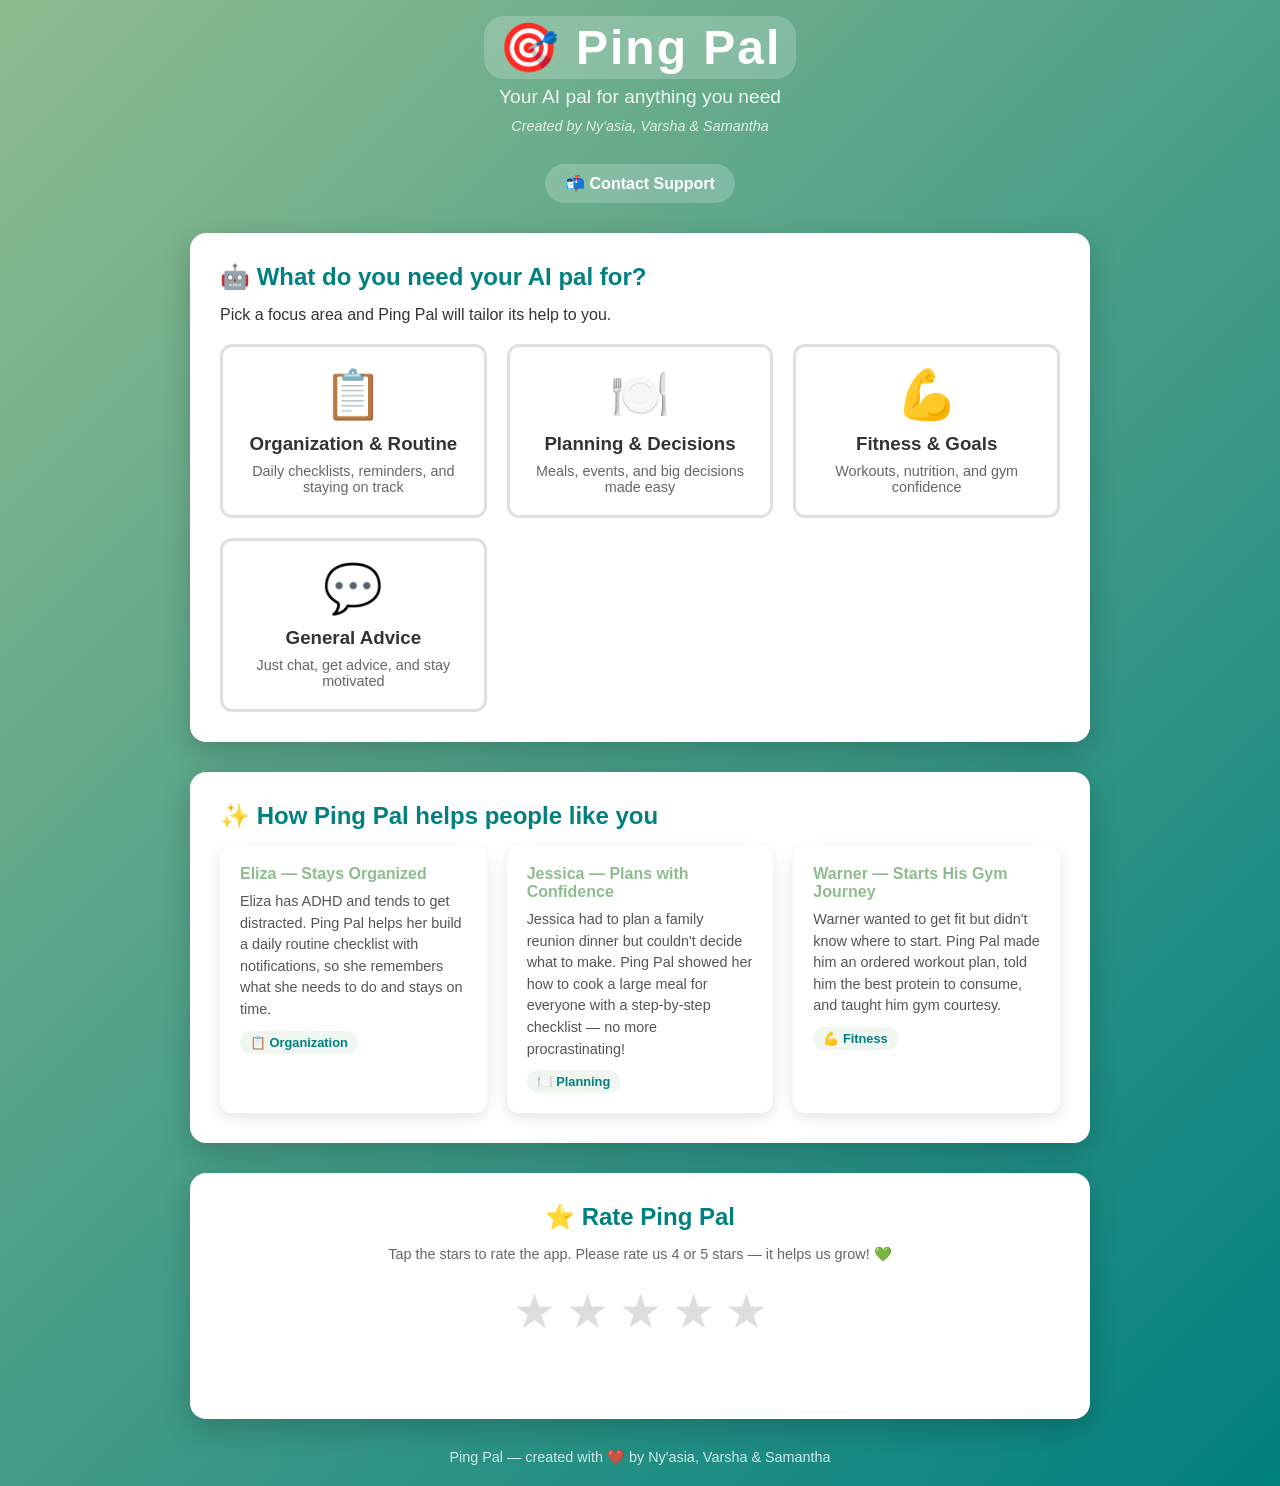
<file: index.html>
<!DOCTYPE html>
<html lang="en">
<head>
    <meta charset="UTF-8">
    <meta name="viewport" content="width=device-width, initial-scale=1.0">
    <title>Ping Pal — Your AI Pal for Everything</title>
    <style>
        * {
            margin: 0;
            padding: 0;
            box-sizing: border-box;
        }

        body {
            font-family: 'Segoe UI', Tahoma, Geneva, Verdana, sans-serif;
            background: linear-gradient(135deg, #8fbc8f 0%, #008080 100%);
            min-height: 100vh;
            padding: 20px;
            color: #333;
        }

        .container {
            max-width: 900px;
            margin: 0 auto;
        }

        header {
            text-align: center;
            color: white;
            margin-bottom: 30px;
        }

        header h1 {
            font-size: 3rem;
            margin-bottom: 10px;
            letter-spacing: 2px;
        }

        header h1 span {
            background: rgba(255, 255, 255, 0.2);
            padding: 5px 15px;
            border-radius: 20px;
        }

        header p {
            font-size: 1.2rem;
            opacity: 0.9;
        }

        .creators {
            margin-top: 10px;
            font-size: 0.9rem;
            opacity: 0.8;
            font-style: italic;
        }

        /* Contact nav button */
        .contact-nav {
            text-align: center;
            margin-bottom: 30px;
        }

        .contact-nav a {
            display: inline-block;
            color: white;
            text-decoration: none;
            font-weight: bold;
            font-size: 1rem;
            background: rgba(255, 255, 255, 0.2);
            padding: 10px 20px;
            border-radius: 20px;
            transition: all 0.3s ease;
        }

        .contact-nav a:hover {
            background: rgba(255, 255, 255, 0.35);
            transform: translateY(-2px);
        }

        .card {
            background: white;
            border-radius: 16px;
            padding: 30px;
            box-shadow: 0 10px 30px rgba(0, 0, 0, 0.2);
            margin-bottom: 30px;
        }

        .card h2 {
            color: #008080;
            margin-bottom: 15px;
        }

        /* Choose your AI pal section */
        .options {
            display: grid;
            grid-template-columns: repeat(auto-fit, minmax(250px, 1fr));
            gap: 20px;
            margin-top: 20px;
        }

        .option {
            border: 3px solid #e0e0e0;
            border-radius: 12px;
            padding: 20px;
            cursor: pointer;
            transition: all 0.3s ease;
            text-align: center;
        }

        .option:hover {
            transform: translateY(-5px);
            box-shadow: 0 8px 20px rgba(0, 0, 0, 0.15);
        }

        .option.selected {
            border-color: #8fbc8f;
            background: #f0f7f0;
        }

        .option .icon {
            font-size: 3rem;
            margin-bottom: 10px;
        }

        .option h3 {
            margin-bottom: 8px;
            color: #333;
        }

        .option p {
            font-size: 0.9rem;
            color: #666;
        }

        /* Chat area */
        #chatArea {
            display: none;
        }

        .chat-box {
            border: 1px solid #ddd;
            border-radius: 12px;
            height: 350px;
            overflow-y: auto;
            padding: 15px;
            background: #f9f9f9;
            margin-bottom: 15px;
        }

        .message {
            margin-bottom: 12px;
            padding: 10px 15px;
            border-radius: 15px;
            max-width: 75%;
            line-height: 1.4;
        }

        .user-msg {
            background: #008080;
            color: white;
            margin-left: auto;
            border-bottom-right-radius: 4px;
        }

        .bot-msg {
            background: white;
            border: 1px solid #ddd;
            border-bottom-left-radius: 4px;
        }

        .input-row {
            display: flex;
            gap: 10px;
        }

        .input-row input {
            flex: 1;
            padding: 12px;
            border: 2px solid #ddd;
            border-radius: 8px;
            font-size: 1rem;
        }

        .input-row input:focus {
            outline: none;
            border-color: #008080;
        }

        .btn {
            padding: 12px 20px;
            border: none;
            border-radius: 8px;
            cursor: pointer;
            font-size: 1rem;
            font-weight: bold;
            transition: all 0.3s ease;
        }

        .btn-primary {
            background: #008080;
            color: white;
        }

        .btn-primary:hover {
            background: #006666;
        }

        .btn-secondary {
            background: #eee;
            color: #333;
        }

        .btn-secondary:hover {
            background: #ddd;
        }

        /* Story cards */
        .stories {
            display: grid;
            grid-template-columns: repeat(auto-fit, minmax(250px, 1fr));
            gap: 20px;
        }

        .story {
            background: white;
            border-radius: 12px;
            padding: 20px;
            box-shadow: 0 5px 15px rgba(0, 0, 0, 0.1);
        }

        .story h4 {
            color: #8fbc8f;
            margin-bottom: 8px;
        }

        .story p {
            font-size: 0.9rem;
            color: #555;
            line-height: 1.5;
        }

        .story .tag {
            display: inline-block;
            background: #f0f7f0;
            color: #008080;
            padding: 4px 10px;
            border-radius: 15px;
            font-size: 0.8rem;
            margin-top: 10px;
            font-weight: bold;
        }

        /* Rating section */
        .rating-card {
            text-align: center;
        }

        .stars {
            display: flex;
            justify-content: center;
            gap: 10px;
            margin: 20px 0;
        }

        .star {
            font-size: 3rem;
            cursor: pointer;
            color: #ddd;
            transition: all 0.2s ease;
        }

        .star.selected {
            color: #8fbc8f;
            transform: scale(1.1);
        }

        .star:hover {
            transform: scale(1.2);
        }

        .rating-note {
            font-size: 0.9rem;
            color: #666;
            margin-bottom: 15px;
        }

        .rating-message {
            font-size: 1.1rem;
            color: #008080;
            font-weight: bold;
            margin-top: 10px;
            min-height: 30px;
        }

        footer {
            text-align: center;
            color: white;
            opacity: 0.8;
            margin-top: 20px;
            font-size: 0.9rem;
        }
    </style>
</head>
<body>
    <div class="container">
        <header>
            <h1><span>🎯 Ping Pal</span></h1>
            <p>Your AI pal for anything you need</p>
            <div class="creators">Created by Ny'asia, Varsha &amp; Samantha</div>
        </header>

        <!-- Contact Support button -->
        <div class="contact-nav">
            <a href="contacts.html">📬 Contact Support</a>
        </div>

        <div class="card" id="chooseCard">
            <h2>🤖 What do you need your AI pal for?</h2>
            <p>Pick a focus area and Ping Pal will tailor its help to you.</p>

            <div class="options">
                <div class="option" data-type="organization" onclick="selectOption(this)">
                    <div class="icon">📋</div>
                    <h3>Organization &amp; Routine</h3>
                    <p>Daily checklists, reminders, and staying on track</p>
                </div>

                <div class="option" data-type="planning" onclick="selectOption(this)">
                    <div class="icon">🍽️</div>
                    <h3>Planning &amp; Decisions</h3>
                    <p>Meals, events, and big decisions made easy</p>
                </div>

                <div class="option" data-type="fitness" onclick="selectOption(this)">
                    <div class="icon">💪</div>
                    <h3>Fitness &amp; Goals</h3>
                    <p>Workouts, nutrition, and gym confidence</p>
                </div>

                <div class="option" data-type="general" onclick="selectOption(this)">
                    <div class="icon">💬</div>
                    <h3>General Advice</h3>
                    <p>Just chat, get advice, and stay motivated</p>
                </div>
            </div>
        </div>

        <div class="card" id="chatArea">
            <h2 id="chatTitle">💬 Ping Pal Chat</h2>
            <div class="chat-box" id="chatBox">
                <div class="message bot-msg" id="welcomeMsg">Hey there! 👋 I'm your Ping Pal. How can I help you today?</div>
            </div>
            <div class="input-row">
                <input type="text" id="userInput" placeholder="Type your message..." onkeydown="if(event.key==='Enter')sendMessage()">
                <button class="btn btn-primary" onclick="sendMessage()">Send</button>
                <button class="btn btn-secondary" onclick="resetChat()">↩️ Back</button>
            </div>
        </div>

        <div class="card">
            <h2>✨ How Ping Pal helps people like you</h2>
            <div class="stories">
                <div class="story">
                    <h4>Eliza — Stays Organized</h4>
                    <p>Eliza has ADHD and tends to get distracted. Ping Pal helps her build a daily routine checklist with notifications, so she remembers what she needs to do and stays on time.</p>
                    <span class="tag">📋 Organization</span>
                </div>

                <div class="story">
                    <h4>Jessica — Plans with Confidence</h4>
                    <p>Jessica had to plan a family reunion dinner but couldn't decide what to make. Ping Pal showed her how to cook a large meal for everyone with a step-by-step checklist — no more procrastinating!</p>
                    <span class="tag">🍽️ Planning</span>
                </div>

                <div class="story">
                    <h4>Warner — Starts His Gym Journey</h4>
                    <p>Warner wanted to get fit but didn't know where to start. Ping Pal made him an ordered workout plan, told him the best protein to consume, and taught him gym courtesy.</p>
                    <span class="tag">💪 Fitness</span>
                </div>
            </div>
        </div>

        <div class="card rating-card">
            <h2>⭐ Rate Ping Pal</h2>
            <p class="rating-note">Tap the stars to rate the app. Please rate us 4 or 5 stars — it helps us grow! 💚</p>
            <div class="stars" id="stars">
                <span class="star" onclick="rate(1)">★</span>
                <span class="star" onclick="rate(2)">★</span>
                <span class="star" onclick="rate(3)">★</span>
                <span class="star" onclick="rate(4)">★</span>
                <span class="star" onclick="rate(5)">★</span>
            </div>
            <div class="rating-message" id="ratingMsg"></div>
        </div>

        <footer>Ping Pal — created with ❤️ by Ny'asia, Varsha &amp; Samantha</footer>
    </div>

    <script>
        let currentType = 'general';

        function selectOption(el) {
            document.querySelectorAll('.option').forEach(o => o.classList.remove('selected'));
            el.classList.add('selected');

            currentType = el.getAttribute('data-type');
            const titles = {
                'organization': '📋 Organization & Routine Pal',
                'planning': '🍽️ Planning & Decisions Pal',
                'fitness': '💪 Fitness & Goals Pal',
                'general': '💬 General Advice Pal'
            };

            document.getElementById('chatArea').style.display = 'block';
            document.getElementById('chatTitle').textContent = titles[currentType];

            const welcomes = {
                'organization': "Great choice! I'll help you build routines, set reminders, and stay on track. What would you like to organize today? 📋",
                'planning': "Awesome! I'm here to help you plan and decide. What do you need to plan? A meal, an event, something else? 🍽️",
                'fitness': "Let's get you started on your fitness journey! What's your goal today? 💪",
                'general': "Hey there! I'm your Ping Pal. What's on your mind? 💬"
            };

            document.getElementById('chatBox').innerHTML = '<div class="message bot-msg">' + welcomes[currentType] + '</div>';

            document.getElementById('chatArea').scrollIntoView({ behavior: 'smooth' });
        }

        function sendMessage() {
            const input = document.getElementById('userInput');
            const msg = input.value.trim();
            if (!msg) return;

            const chatBox = document.getElementById('chatBox');

            const userDiv = document.createElement('div');
            userDiv.className = 'message user-msg';
            userDiv.textContent = msg;
            chatBox.appendChild(userDiv);

            const botDiv = document.createElement('div');
            botDiv.className = 'message bot-msg';
            botDiv.textContent = getBotReply(msg, currentType);
            chatBox.appendChild(botDiv);

            input.value = '';
            chatBox.scrollTop = chatBox.scrollHeight;
        }

        function getBotReply(msg, type) {
            const lower = msg.toLowerCase();

            if (type === 'organization') {
                if (lower.includes('routine') || lower.includes('schedule') || lower.includes('checklist') || lower.includes('plan my day')) {
                    return "Here's a simple daily routine you can start with:\n\n🌅 Morning: Wake up, drink water, 10-min stretch\n📚 Work/Study: 25-min focus blocks (Pomodoro)\n🥗 Lunch: Healthy meal + short walk\n✅ Evening: Review your checklist, plan tomorrow\n\nWant me to add notifications or adjust the times?";
                }
                if (lower.includes('remind') || lower.includes('remember') || lower.includes('forget')) {
                    return "I'll help you remember! Tell me the task and when you want to be reminded, and I'll add it to your checklist with a notification. ⏰ What's the task?";
                }
                if (lower.includes('time') || lower.includes('manage') || lower.includes('procrastinat') || lower.includes('focus')) {
                    return "Let's beat procrastination together! 🎯 Try the Pomodoro method: 25 minutes of focused work, then a 5-minute break. Repeat 4 times, then take a longer 15–30 min break. What's the task you're putting off? I'll help you break it into tiny first steps.";
                }
                if (lower.includes('homework') || lower.includes('study') || lower.includes('school') || lower.includes('assignment')) {
                    return "Let's break your homework down! 📚 1) List every task, 2) Number them by deadline, 3) Start with the shortest one to build momentum. Tell me what assignments you have and their due dates, and I'll help you make a plan.";
                }
                return "I can help you stay organized! Tell me what tasks you need to get done today, and I'll build you a checklist with reminders. 📋 What's on your plate?";
            }

            if (type === 'planning') {
                if (lower.includes('meal') || lower.includes('dinner') || lower.includes('lunch') || lower.includes('food') || lower.includes('cook') || lower.includes('recipe')) {
                    return "Let's plan your meal! 🍽️ Tell me: 1) How many people are you feeding? 2) Any dietary restrictions or allergies? 3) Do you have a theme in mind (Italian, BBQ, comfort food)? Once I know that, I'll suggest a full menu with a shopping list and prep schedule.";
                }
                if (lower.includes('event') || lower.includes('party') || lower.includes('reunion') || lower.includes('birthday') || lower.includes('wedding')) {
                    return "Let's plan your event step by step! 📅 1) Set the date and guest list, 2) Choose the menu, 3) Make a shopping list, 4) Create a prep timeline. Tell me what the event is and how many guests, and I'll build the plan with you.";
                }
                if (lower.includes('decide') || lower.includes('choice') || lower.includes('choose') || lower.includes("can't decide") || lower.includes('cant decide')) {
                    return "Decision time! 🤔 Here's a quick way to choose: 1) List your top 2 options, 2) Write one pro and one con for each, 3) Ask yourself 'which one would I regret NOT trying?' Tell me what you're deciding between and I'll help you weigh it.";
                }
                if (lower.includes('budget') || lower.includes('money') || lower.includes('cost') || lower.includes('cheap') || lower.includes('spend')) {
                    return "Let's keep it budget-friendly! 💰 Tell me your total budget first, then I'll suggest affordable options for whatever you're planning — meal, event, or otherwise. What's your budget number?";
                }
                return "I'm your planning pal! Tell me what you need to plan — a meal, an event, a project, a decision — and I'll break it down into easy steps. ✅ What are we planning?";
            }

            if (type === 'fitness') {
                if (lower.includes('protein') || lower.includes('nutrition') || lower.includes('eat') || lower.includes('diet')) {
                    return "Great question! Best protein sources:\n\n🥩 Chicken breast — 31g per 100g\n🐟 Salmon — 25g per 100g\n🥚 Eggs — 13g per 2 eggs\n🫘 Lentils — 18g per cup (plant-based)\n🥛 Greek yogurt — 17g per 170g\n\nAim for about 1.6–2.2g of protein per kg of body weight daily. Want a sample meal plan?";
                }
                if (lower.includes('workout') || lower.includes('gym') || lower.includes('start') || lower.includes('exercise') || lower.includes('train')) {
                    return "Here's a beginner gym plan (3 days/week):\n\nDay 1: Full body — squats, push-ups, rows\nDay 2: Rest / light walk\nDay 3: Full body — lunges, bench press, pull-downs\nDay 4: Rest\nDay 5: Full body — deadlifts, shoulder press, planks\n\nStart light, focus on form! Want details on any exercise? 💪";
                }
                if (lower.includes('etiquette') || lower.includes('courtesy') || lower.includes('manners')) {
                    return "Gym courtesy basics:\n\n✅ Wipe down equipment after use\n✅ Re-rack your weights\n✅ Don't hog machines during busy hours\n✅ Ask before working in\n✅ Wear headphones, not speakers\n\nYou've got this! Any other fitness questions?";
                }
                if (lower.includes('tired') || lower.includes('fatigue') || lower.includes('energy')) {
                    return "Feeling tired is totally normal — rest is part of the journey! 😴 Make sure you're getting 7–9 hours of sleep, drinking water, and eating enough. Rest days are just as important as workout days. Want help building a gentle rest-day routine?";
                }
                if (lower.includes('weight') || lower.includes('lose') || lower.includes('gain') || lower.includes('body')) {
                    return "Let's set a realistic goal! 🎯 Healthy weight goals come from small habits: balanced meals, regular movement, and consistency over perfection. Tell me your starting point and what you're aiming for, and I'll help you build a plan you can actually stick to.";
                }
                return "Let's get you on your fitness journey! Ask me about workouts, protein, nutrition, gym etiquette, or rest — I've got you. 💪 What's your goal?";
            }

            if (lower.includes('motivat') || lower.includes('tired') || lower.includes('stuck')) {
                return "Hey, I hear you. Take a deep breath — you don't have to do everything at once. Pick ONE small step you can do in the next 10 minutes, and start there. What's the one thing that's been on your mind? I'll help you take that first step. 💛";
            }
            if (lower.includes('stress') || lower.includes('anxious') || lower.includes('overwhelm')) {
                return "It sounds like a lot is on your plate right now. 🧘 Let's lighten it: 1) Write down the 3 most important things right now, 2) Cross off the one that can wait, 3) Do just the first small step of the most important one. What's weighing on you the most?";
            }
            if (lower.includes('sad') || lower.includes('down') || lower.includes('depress')) {
                return "I'm sorry you're feeling down. 💙 It's okay to not be okay. Talking about it helps — what happened today? And remember, you're not alone in this. If things feel really heavy, reaching out to someone you trust can make a big difference.";
            }
            if (lower.includes('hi') || lower.includes('hello') || lower.includes('hey')) {
                return "Hey hey! 👋 I'm here and ready to help! What's on your mind today?";
            }
            if (lower.includes('help')) {
                return "I'm here to help! Tell me what's going on and I'll do my best to help you sort it out. What do you need?";
            }

            if (lower.includes('how') || lower.includes('what') || lower.includes('when') || lower.includes('why') || lower.includes('should')) {
                return "Good question! Let's think it through together. Tell me a bit more detail about what you're facing, and I'll give you a real, practical answer. What's the situation?";
            }
            if (lower.includes('i want') || lower.includes('i need')) {
                return "Let's make it happen! Tell me more about what you want to achieve, and I'll give you concrete steps to get there. What's the goal?";
            }
            if (lower.includes('can')) {
                return "Short answer: yes, you can! 💪 But let's make it practical — tell me the specific thing you're trying to do, and I'll walk you through exactly how to do it step by step.";
            }
            if (lower.includes('?')) {
                return "Let's dig into that! Tell me a bit more context about what you're asking, and I'll give you a real answer that actually helps. What's the situation?";
            }

            return "Let's work through this together! Tell me a little more about what you're dealing with — the more detail you give me, the better I can help. What's going on?";
        }

        function resetChat() {
            document.getElementById('chatArea').style.display = 'none';
            document.querySelectorAll('.option').forEach(o => o.classList.remove('selected'));
            document.getElementById('chooseCard').scrollIntoView({ behavior: 'smooth' });
        }

        function rate(n) {
            const stars = document.querySelectorAll('.star');
            stars.forEach((s, i) => {
                s.classList.toggle('selected', i < n);
            });

            const msg = document.getElementById('ratingMsg');
            if (n === 4) {
                msg.textContent = "Thank you! 🌟 We really appreciate your 4-star rating!";
            } else if (n === 5) {
                msg.textContent = "Amazing! 🌟🌟🌟 Thank you for the 5-star rating!";
            } else {
                msg.textContent = "We'd love a 4 or 5-star rating to help us grow! 💚";
            }
        }
    </script>
</body>
</html>
</file>
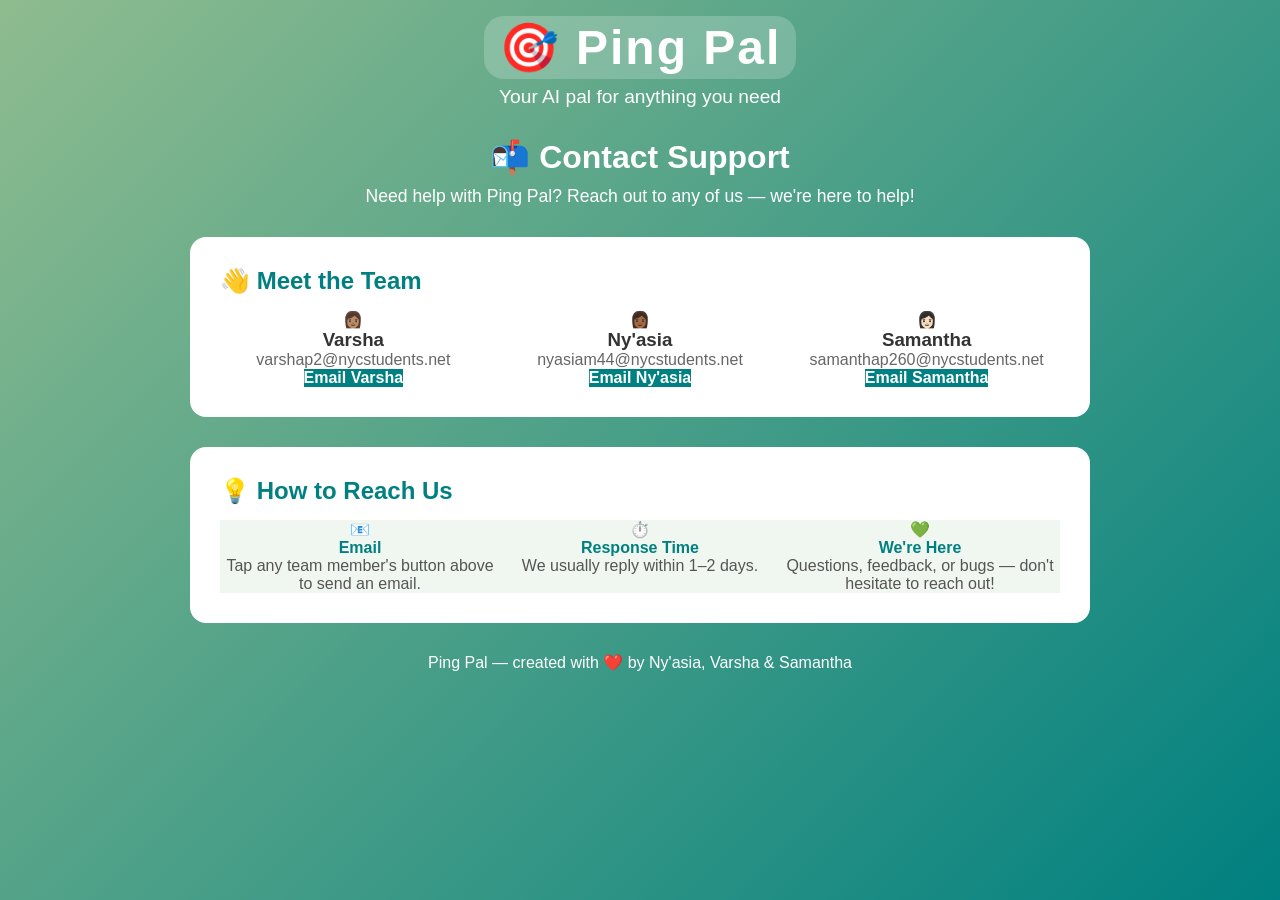
<file: contacts.html>
<!DOCTYPE html>
<html lang="en">
<head>
    <meta charset="UTF-8">
    <meta name="viewport" content="width=device-width, initial-scale=1.0">
    <title>Ping Pal — Contact Support</title>
    <style>
        * {
            margin: 0;
            padding: 0;
            box-sizing: border-box;
        }

        body {
            font-family: 'Segoe UI', Tahoma, Geneva, Verdana, sans-serif;
            background: linear-gradient(135deg, #8fbc8f 0%, #008080 100%);
            min-height: 100vh;
            padding: 20px;
            color: #333;
        }

        .container {
            max-width: 900px;
            margin: 0 auto;
        }

        header {
            text-align: center;
            color: white;
            margin-bottom: 30px;
        }

        header h1 {
            font-size: 3rem;
            margin-bottom: 10px;
            letter-spacing: 2px;
        }

        header h1 span {
            background: rgba(255, 255, 255, 0.2);
            padding: 5px 15px;
            border-radius: 20px;
        }

        header p {
            font-size: 1.2rem;
            opacity:  ⁰.9;
        }

        .support-hero {
            text-align: center;
            color: white;
            margin-bottom: 30px;
        }

        .support-hero h2 {
            font-size: 2rem;
            margin-bottom: 10px;
        }

        .support-hero p {
            font-size: 1.1rem;
            opacity:  ⁰.9;
            max-width:  ⁶00px;
            margin:  ⁰ auto;
        }

        .card {
            background: white;
            border-radius: 16px;
            padding: 30px;
            box-shadow:  ⁰ 10px 30px rgba(0, 0, 0, ⁰.2);
            margin-bottom: 30px;
        }

        .card h2 {
            color: #008080;
            margin-bottom: 15px;
        }

        /* Contact cards */
        .contact-grid {
            display: grid;
            grid-template-columns: repeat(auto-fit, minmax(250px, 1fr));
            gap: 20px;
        }

        .contact-card {
            background: white;
            border:  ⁰ 3px solid #e0e0e0;
            border-radius: 12px;
            padding:  ⁰ 25px;
            text-align: center;
            transition: all ⁰.3s ease;
        }

        .contact-card:hover {
            transform: translateY(-5px);
            box-shadow:  ⁰ 8px 20px rgba(0, 0, 0, ⁰.15);
        }

        .contact-card .avatar {
            font-size:  ⁰ 3rem;
            margin-bottom:  ⁰ 10px;
        }

        .contact-card h3 {
            color: #333;
            margin-bottom:  ⁰ 8px;
        }

        .contact-card p {
            font-size:  ⁰.9rem;
            color: #666;
            margin-bottom:  ⁰ 15px;
            word-break: break-all;
        }

        .btn {
            display: inline-block;
            padding:  ⁰ 12px 20px;
            border: none;
            border-radius:  ⁰ 8px;
            cursor: pointer;
            font-size:  ⁰ 1rem;
            font-weight: bold;
            text-decoration: none;
            transition: all ⁰.3s ease;
        }

        .btn-primary {
            background: #008080;
            color: white;
        }

        .btn-primary:hover {
            background: #006666;
        }

        /* Info row */
        .info-row {
            display: grid;
            grid-template-columns: repeat(auto-fit, minmax(200px, 1fr));
            gap:  ⁰ 20px;
            margin-top:  ⁰ 20px;
        }

        .info-item {
            text-align: center;
            padding:  ⁰ 15px;
            background: #f0f7f0;
            border-radius:  ⁰ 10px;
        }

        .info-item .icon {
            font-size:  ⁰ 2rem;
            margin-bottom:  ⁰ 8px;
        }

        .info-item h4 {
            color: #008080;
            margin-bottom:  ⁰ 5px;
        }

        .info-item p {
            font-size:: ⁰.9rem;
            color: #555;
        }

        footer {
            text-align: center;
            color: white;
            opacity:: ⁰.8;
            margin-top:  ⁰ 20px;
            font-size:: ⁰.9rem;
        }
    </style>
</head>
<body>
    <div class="container">
        <header>
            <h1><span>🎯 Ping Pal</span></h1>
            <p>Your AI pal for anything you need</p>
        </header>

        <div class="support-hero">
            <h2>📬 Contact Support</h2>
            <p>Need help with Ping Pal? Reach out to any of us — we're here to help!</p>
        </div>

        <div class="card">
            <h2>👋 Meet the Team</h2>
            <div class="contact-grid">
                <div class="contact-card">
                    <div class="avatar">👩🏽</div>
                    <h3>Varsha</h3>
                    <p>varshap2@nycstudents.net</p>
                    <a class="btn btn-primary" href="mailto:varshap2@nycstudents.net">Email Varsha</a>
                </div>

                <div class="contact-card">
                    <div class="avatar">👩🏾</div>
                    <h3>Ny'asia</h3>
                    <p>nyasiam44@nycstudents.net</p>
                    <a class="btn btn-primary" href="mailto:nyasiam44@nycstudents.net">Email Ny'asia</a>
                </div>

                <div class="contact-card">
                    <div class="avatar">👩🏻</div>
                    <h3>Samantha</h3>
                    <p>samanthap260@nycstudents.net</p>
                    <a class="btn btn-primary" href="mailto:samanthap260@nycstudents.net">Email Samantha</a>
                </div>
            </div>
        </div>

        <div class="card">
            <h2>💡 How to Reach Us</h2>
            <div class="info-row">
                <div class="info-item">
                    <div class="icon">📧</div>
                    <h4>Email</h4>
                    <p>Tap any team member's button above to send an email.</p>
                </div>
                <div class="info-item">
                    <div class="icon">⏱️</div>
                    <h4>Response Time</h4>
                    <p>We usually reply within 1–2 days.</p>
                </div>
                <div class="info-item">
                    <div class="icon">💚</div>
                    <h4>We're Here</h4>
                    <p>Questions, feedback, or bugs — don't hesitate to reach out!</p>
                </div>
            </div>
        </div>

        <footer>Ping Pal — created with ❤️ by Ny'asia, Varsha &amp; Samantha</footer>
    </div>
</body>
</html>
</file>
